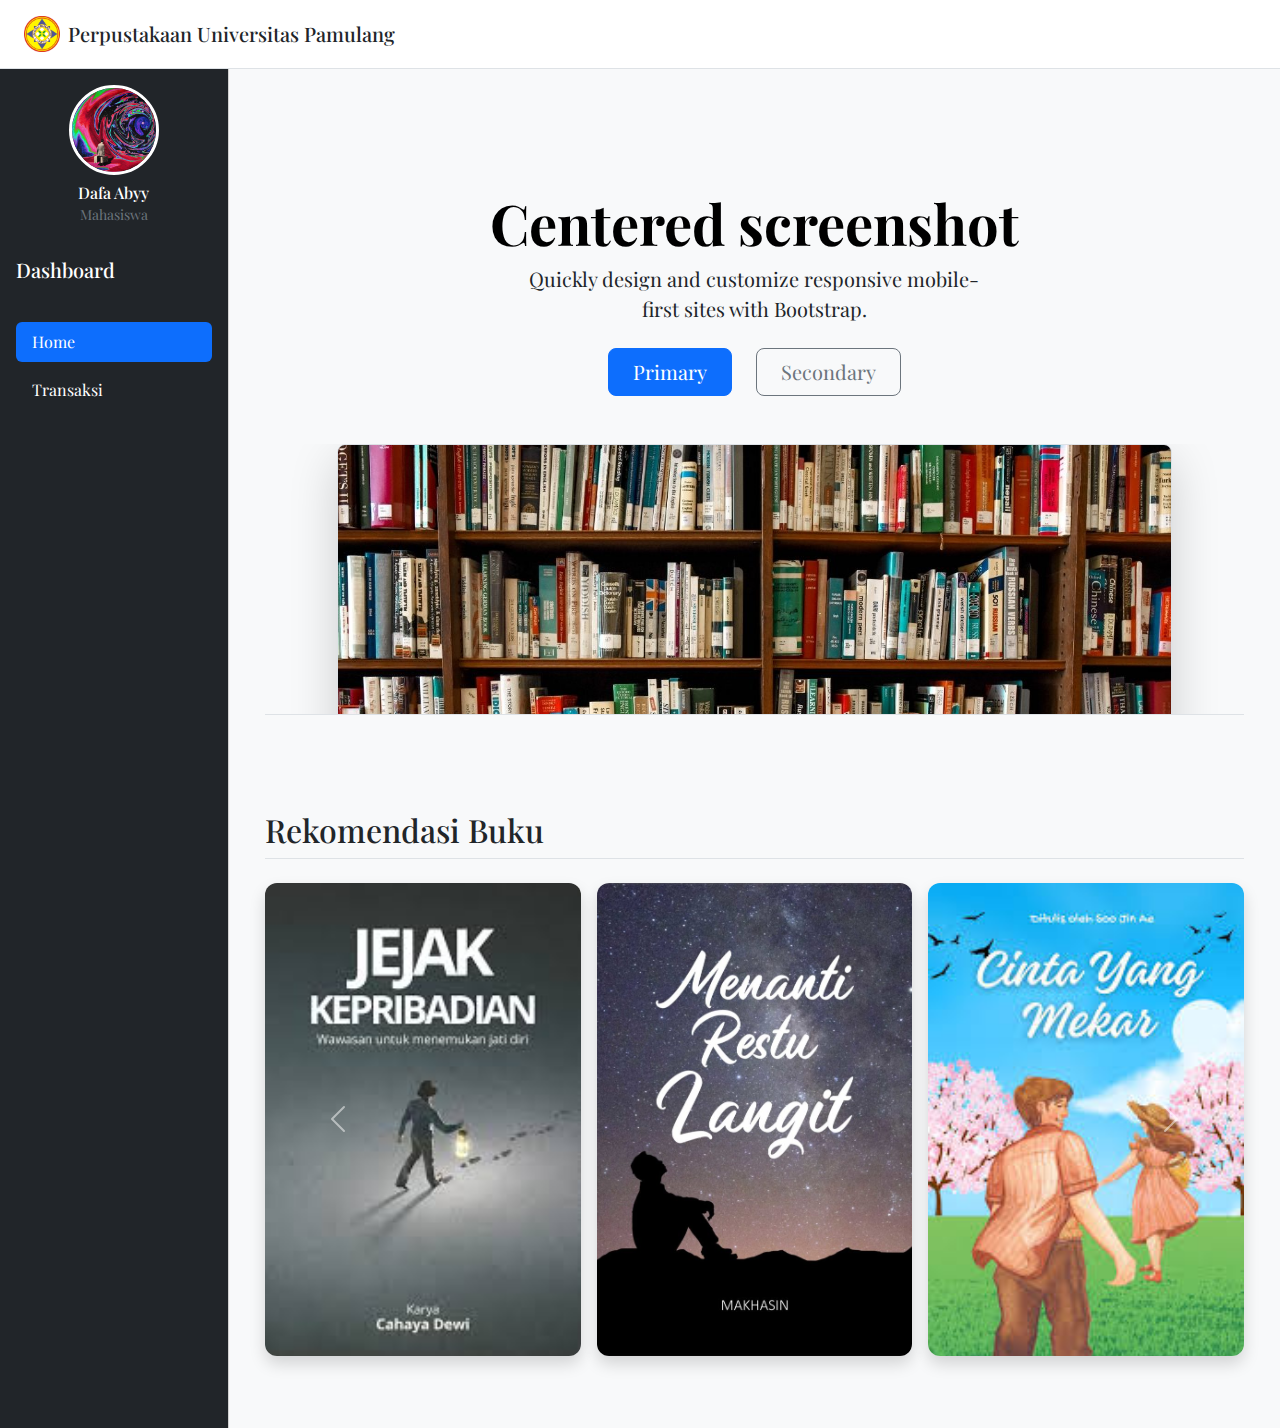
<file: beranda.html>
<!DOCTYPE html>
<html lang="en" data-bs-theme="light">
<head>
<meta charset="utf-8">
<meta name="viewport" content="width=device-width, initial-scale=1">
<title>Perpustakaan</title>

<link href="https://cdn.jsdelivr.net/npm/bootstrap@5.3.3/dist/css/bootstrap.min.css" rel="stylesheet">
<link href="https://fonts.googleapis.com/css?family=Playfair+Display:700,900&display=swap" rel="stylesheet">

<style>
body {
  font-family: "Playfair Display", serif;
}

.carousel-item {
  min-height: 100%;
}

.carousel-inner {
  overflow: visible;
}

/* Sidebar desktop */
@media (min-width: 992px) {
  .sidebar-offcanvas {
    position: static;
    transform: none !important;
    visibility: visible !important;
  }
}

/* GRID BUKU */
.book-row {
  display: grid;
  gap: 1rem;
}

@media (max-width: 991px) {
  .book-row {
    grid-template-columns: repeat(2, 1fr);
  }
}

@media (min-width: 992px) {
  .book-row {
    grid-template-columns: repeat(3, 1fr);
  }
}

/* CARD COVER */
.feature-card {
  width: 100%;
  aspect-ratio: 2 / 3;
  background-size: cover;
  background-position: center;
  border-radius: 12px;
  box-shadow: 0 .5rem 1rem rgba(0,0,0,.15);
}

/* Logo */
.logo-img {
  height: 36px;
}

/* Profile */
.profile-box {
  text-align: center;
}
.profile-img {
  width: 90px;
  height: 90px;
  border-radius: 50%;
  object-fit: cover;
  border: 3px solid #fff;
}
.profile-link {
  color: white;
  text-decoration: none;
}
.profile-link:hover {
  opacity: .85;
}
</style>
</head>

<body>

<header class="border-bottom py-3 px-4 d-flex align-items-center gap-2">
  <button class="btn btn-outline-secondary d-lg-none"
    data-bs-toggle="offcanvas"
    data-bs-target="#sidebar">☰</button>
  <img src="asset/img/logo unpam.png" class="logo-img">
  <h1 class="h5 mb-0">Perpustakaan Universitas Pamulang</h1>
</header>

<div class="d-flex min-vh-100">

<!-- SIDEBAR -->
<div class="offcanvas offcanvas-start sidebar-offcanvas text-bg-dark"
     id="sidebar" style="width:260px;">

<a href="profile.html" class="profile-link d-block my-3">
  <div class="profile-box">
    <img src="asset/img/profil.jpeg" class="profile-img mb-2">
    <h6 class="mb-0">Dafa Abyy</h6>
    <small class="text-secondary">Mahasiswa</small>
  </div>
</a>

<div class="offcanvas-header">
  <h5>Dashboard</h5>
  <button class="btn-close btn-close-white d-lg-none"
    data-bs-dismiss="offcanvas"></button>
</div>

<div class="offcanvas-body">
  <ul class="nav nav-pills flex-column gap-2">
    <li><a class="nav-link active" href="#">Home</a></li>
    <li><a class="nav-link text-white" href="transaksi.html">Transaksi</a></li>
  </ul>
</div>
</div>

<!-- CONTENT -->
<main class="flex-grow-1 p-4 bg-body-tertiary">
<div class="container">

<!-- 🔥 HERO ASLI (TIDAK DIUBAH) -->
<div class="px-4 pt-5 my-5 text-center border-bottom">
  <h1 class="display-4 fw-bold text-body-emphasis">Centered screenshot</h1>

  <div class="col-lg-6 mx-auto">
    <p class="lead mb-4">
      Quickly design and customize responsive mobile-first sites with Bootstrap.
    </p>

    <div class="d-grid gap-2 d-sm-flex justify-content-sm-center mb-5">
      <button class="btn btn-primary btn-lg px-4 me-sm-3">Primary</button>
      <button class="btn btn-outline-secondary btn-lg px-4">Secondary</button>
    </div>
  </div>

  <div class="overflow-hidden" style="max-height: 30vh;">
    <div class="container px-5">
      <img src="asset/img/pengertian-buku.jpg"
        class="img-fluid border rounded-3 shadow-lg mb-4"
        alt="Example image">
    </div>
  </div>
</div>

<!-- REKOMENDASI -->
<section class="py-5">
<h2 class="border-bottom pb-2 mb-4">Rekomendasi Buku</h2>

<div id="bookCarousel"
     class="carousel slide"
     data-bs-touch="true"
     data-bs-ride="carousel"
     data-bs-interval="3500">

<div class="carousel-inner">

<div class="carousel-item active">
  <div class="book-row">
    <div class="feature-card" style="background-image:url('asset/img/cover1.jpeg')"></div>
    <div class="feature-card" style="background-image:url('asset/img/cover2.jpg')"></div>
    <div class="feature-card" style="background-image:url('asset/img/cover3.jpeg')"></div>
  </div>
</div>

<div class="carousel-item">
  <div class="book-row">
    <div class="feature-card" style="background-image:url('asset/img/cover4.jpeg')"></div>
    <div class="feature-card" style="background-image:url('asset/img/cover5.jpeg')"></div>
    <div class="feature-card" style="background-image:url('asset/img/cover6.jpeg')"></div>
  </div>
</div>

</div>

<!-- Tombol hanya desktop -->
<button class="carousel-control-prev d-none d-lg-flex"
  data-bs-target="#bookCarousel" data-bs-slide="prev">
  <span class="carousel-control-prev-icon"></span>
</button>

<button class="carousel-control-next d-none d-lg-flex"
  data-bs-target="#bookCarousel" data-bs-slide="next">
  <span class="carousel-control-next-icon"></span>
</button>

</div>
</section>

</div>
</main>
</div>

<script src="https://cdn.jsdelivr.net/npm/bootstrap@5.3.3/dist/js/bootstrap.bundle.min.js"></script>

<script>
if (window.innerWidth < 992) {
  new bootstrap.Carousel('#bookCarousel', {
    interval: 3500,
    touch: true,
    ride: 'carousel'
  });
}
</script>

</body>
</html>
</file>
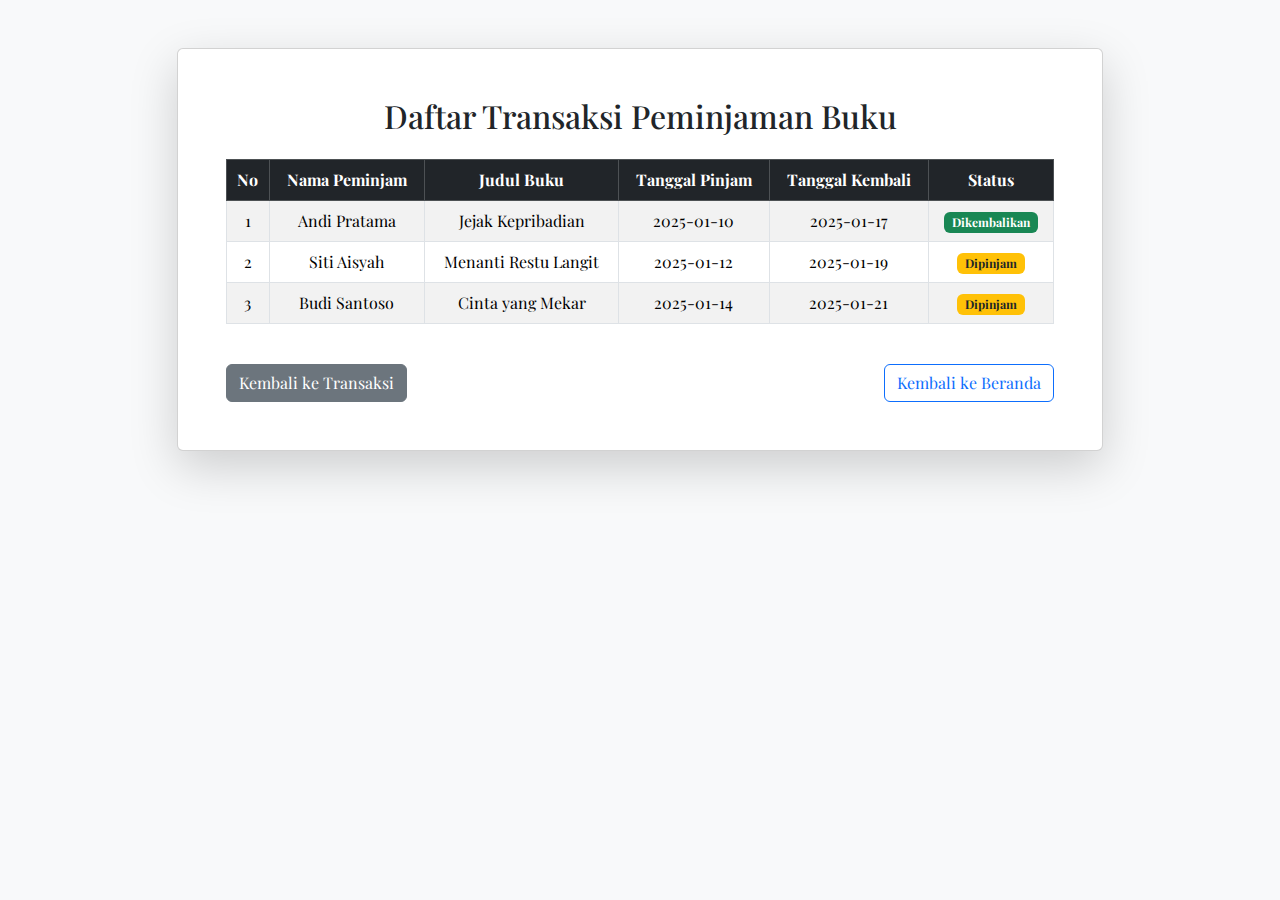
<file: daftar-transaksi.html>
<!DOCTYPE html>
<html lang="id" data-bs-theme="light">
<head>
<meta charset="UTF-8">
<meta name="viewport" content="width=device-width, initial-scale=1">
<title>Daftar Transaksi</title>

<link href="https://cdn.jsdelivr.net/npm/bootstrap@5.3.3/dist/css/bootstrap.min.css" rel="stylesheet">
<link href="https://fonts.googleapis.com/css?family=Playfair+Display:700,900&display=swap" rel="stylesheet">

<style>
body {
  font-family: "Playfair Display", serif;
}
</style>
</head>

<body class="bg-body-tertiary">

<div class="container py-5">

  <div class="row justify-content-center">
    <div class="col-lg-10">

      <div class="card shadow-lg">
        <div class="card-body p-5">

          <h2 class="text-center mb-4">Daftar Transaksi Peminjaman Buku</h2>

          <div class="table-responsive">
            <table class="table table-bordered table-striped align-middle text-center">
              <thead class="table-dark">
                <tr>
                  <th>No</th>
                  <th>Nama Peminjam</th>
                  <th>Judul Buku</th>
                  <th>Tanggal Pinjam</th>
                  <th>Tanggal Kembali</th>
                  <th>Status</th>
                </tr>
              </thead>

              <tbody>
                <tr>
                  <td>1</td>
                  <td>Andi Pratama</td>
                  <td>Jejak Kepribadian</td>
                  <td>2025-01-10</td>
                  <td>2025-01-17</td>
                  <td>
                    <span class="badge bg-success">Dikembalikan</span>
                  </td>
                </tr>

                <tr>
                  <td>2</td>
                  <td>Siti Aisyah</td>
                  <td>Menanti Restu Langit</td>
                  <td>2025-01-12</td>
                  <td>2025-01-19</td>
                  <td>
                    <span class="badge bg-warning text-dark">Dipinjam</span>
                  </td>
                </tr>

                <tr>
                  <td>3</td>
                  <td>Budi Santoso</td>
                  <td>Cinta yang Mekar</td>
                  <td>2025-01-14</td>
                  <td>2025-01-21</td>
                  <td>
                    <span class="badge bg-warning text-dark">Dipinjam</span>
                  </td>
                </tr>
              </tbody>
            </table>
          </div>

          <div class="d-flex justify-content-between mt-4">
            <a href="transaksi.html" class="btn btn-secondary">
              Kembali ke Transaksi
            </a>

            <a href="index.html" class="btn btn-outline-primary">
              Kembali ke Beranda
            </a>
          </div>

        </div>
      </div>

    </div>
  </div>

</div>

<script src="https://cdn.jsdelivr.net/npm/bootstrap@5.3.3/dist/js/bootstrap.bundle.min.js"></script>
</body>
</html>
</file>
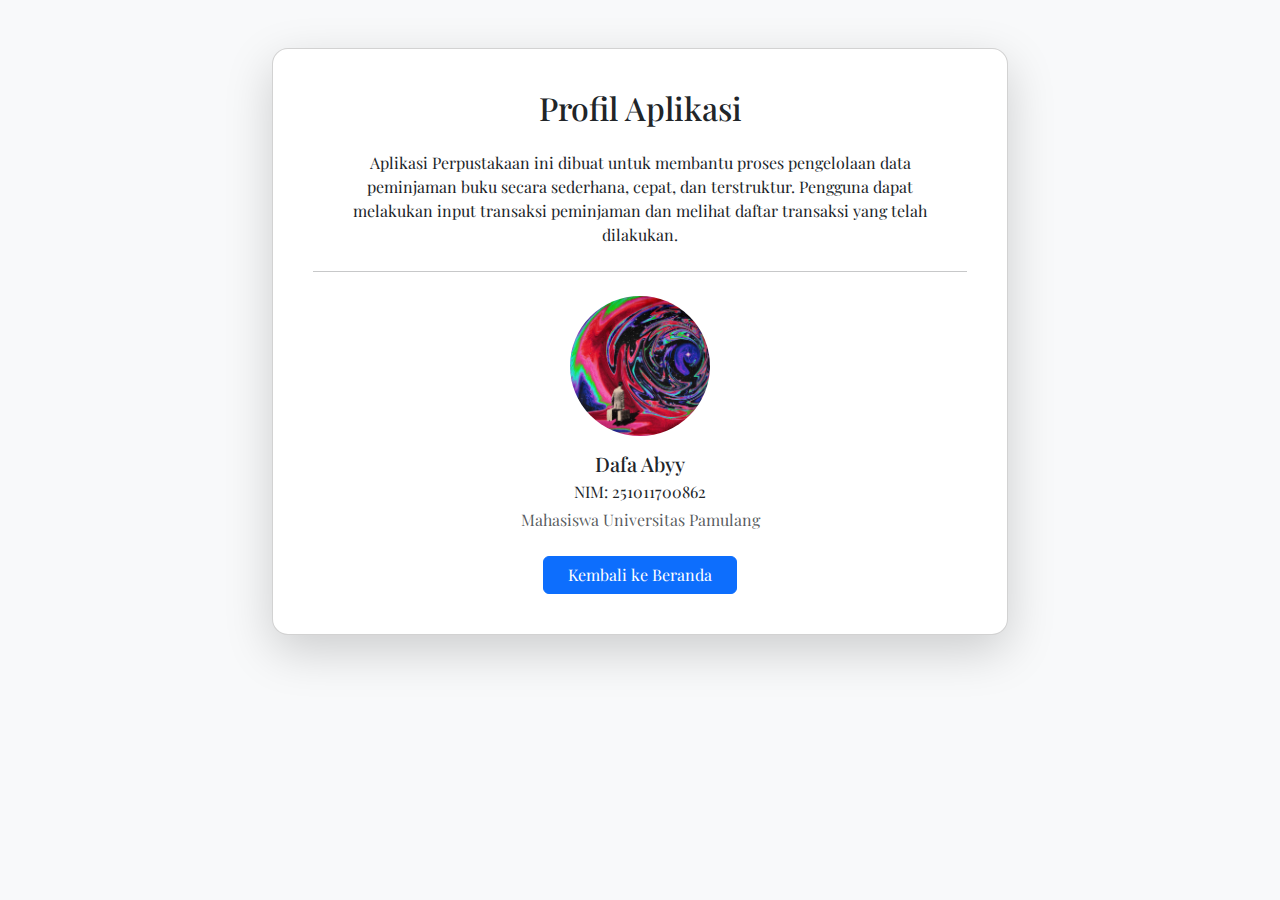
<file: profile.html>
<!DOCTYPE html>
<html lang="id" data-bs-theme="light">
<head>
<meta charset="UTF-8">
<meta name="viewport" content="width=device-width, initial-scale=1">
<title>Profil Aplikasi</title>

<link href="https://cdn.jsdelivr.net/npm/bootstrap@5.3.3/dist/css/bootstrap.min.css" rel="stylesheet">
<link href="https://fonts.googleapis.com/css?family=Playfair+Display:700,900&display=swap" rel="stylesheet">
<link rel="stylesheet" href="asset/profil.css">

</head>

<body class="bg-body-tertiary">

<div class="container py-4 py-md-5">
  <div class="row justify-content-center">
    <div class="col-12 col-md-10 col-lg-8">

      <div class="card shadow-lg rounded-4">
        <div class="card-body text-center">

          <h2 class="mb-4">Profil Aplikasi</h2>

          <p class="px-md-4">
            Aplikasi Perpustakaan ini dibuat untuk membantu proses pengelolaan
            data peminjaman buku secara sederhana, cepat, dan terstruktur.
            Pengguna dapat melakukan input transaksi peminjaman dan melihat
            daftar transaksi yang telah dilakukan.
          </p>

          <hr class="my-4">

          <img src="asset/img/profil.jpeg" alt="Foto Profil" class="profile-img mb-3">

          <h5 class="mb-1">Dafa Abyy</h5>
          <p class="mb-1">NIM: 251011700862</p>
          <p class="text-muted">Mahasiswa Universitas Pamulang</p>

          <div class="d-grid d-md-block mt-4">
            <a href="beranda.html" class="btn btn-primary px-4">
              Kembali ke Beranda
            </a>
          </div>

        </div>
      </div>

    </div>
  </div>
</div>

<script src="https://cdn.jsdelivr.net/npm/bootstrap@5.3.3/dist/js/bootstrap.bundle.min.js"></script>
</body>
</html>
</file>
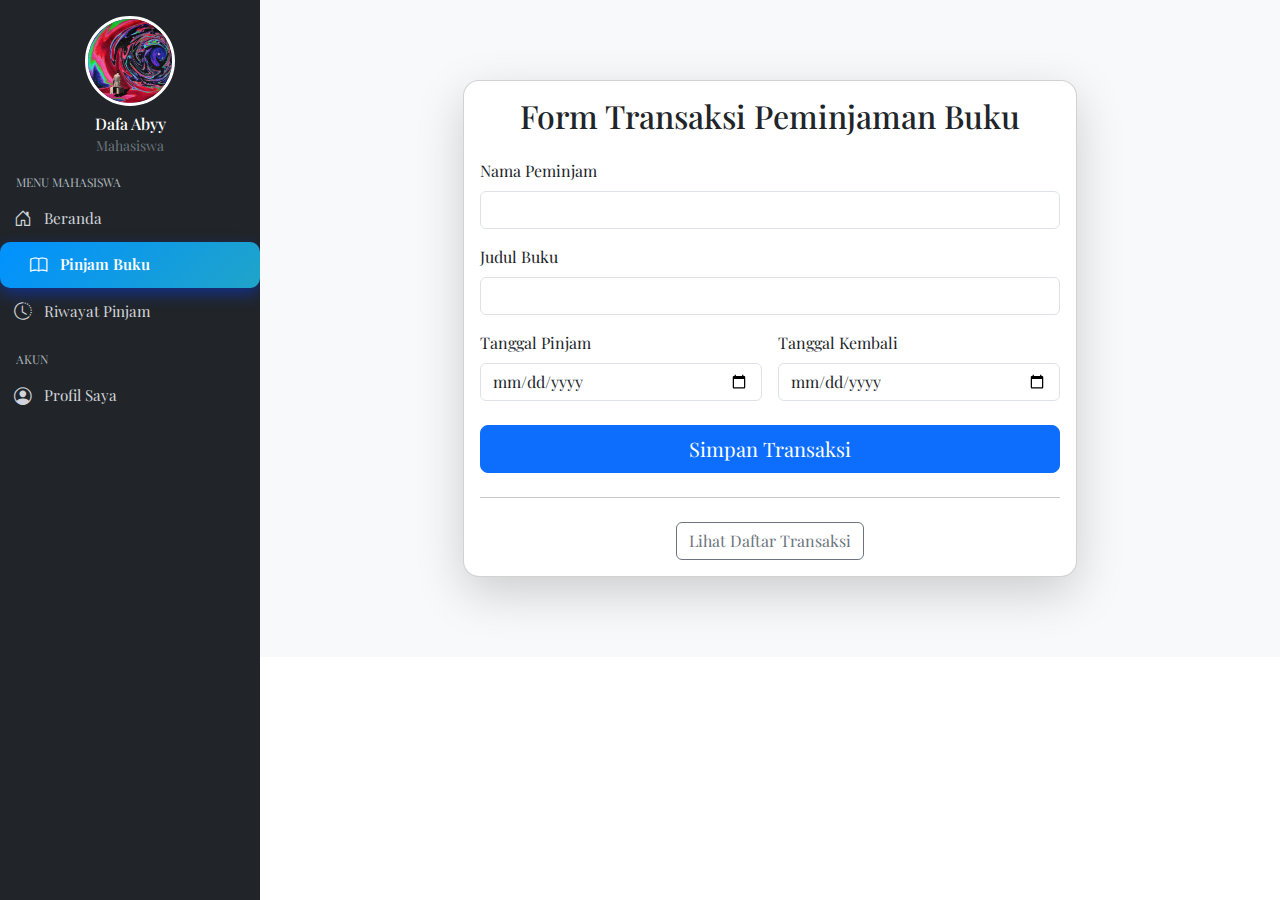
<file: transaksi.html>
<!DOCTYPE html>
<html lang="id" data-bs-theme="light">
<head>
<meta charset="UTF-8">
<meta name="viewport" content="width=device-width, initial-scale=1">
<title>Transaksi Peminjaman</title>

<!-- Bootstrap -->
<link href="https://cdn.jsdelivr.net/npm/bootstrap@5.3.3/dist/css/bootstrap.min.css" rel="stylesheet">
<!-- Bootstrap Icons -->
<link href="https://cdn.jsdelivr.net/npm/bootstrap-icons@1.10.5/font/bootstrap-icons.css" rel="stylesheet">
<!-- Font -->
<link href="https://fonts.googleapis.com/css?family=Playfair+Display:700,900&display=swap" rel="stylesheet">

<style>
body {
  font-family: "Playfair Display", serif;
  margin: 0;
}

/* Sidebar desktop */
.sidebar-desktop {
  position: fixed;
  top: 0;
  left: 0;
  width: 260px;
  height: 100vh;
  background-color: #212529;
  color: #fff;
  overflow-y: auto;
  padding-top: 1rem;
  z-index: 1000;
}

/* Profile */
.profile-box {
  text-align: center;
  padding: 0 1rem;
}

.profile-img {
  width: 90px;
  height: 90px;
  border-radius: 50%;
  object-fit: cover;
  border: 3px solid #fff;
  margin-bottom: 0.5rem;
}

.profile-link {
  color: white;
  text-decoration: none;
}

.profile-link:hover {
  opacity: 0.85;
}

/* Sidebar menu */
.sidebar-menu {
  list-style: none;
  padding: 0;
  margin: 1rem 0 0 0;
}

.sidebar-menu .nav-section {
  font-size: 0.75rem;
  text-transform: uppercase;
  color: #adb5bd;
  margin: 1rem 0 0.25rem 1rem;
}

.sidebar-menu .nav-link {
  display: flex;
  align-items: center;
  gap: 12px;
  color: #d1d5db;
  border-radius: 10px;
  padding: 10px 14px;
  font-size: 0.95rem;
  transition: all 0.25s ease;
  text-decoration: none;
}

.sidebar-menu .nav-link i {
  font-size: 1.1rem;
}

.sidebar-menu .nav-link:hover {
  background-color: rgba(33, 118, 192, 0.2);
  color: #ffffff;
  transform: translateX(4px);
}

.sidebar-menu .nav-link.active {
  background: linear-gradient(135deg, #0091ff, #20a4c9);
  color: #ffffff;
  font-weight: 600;
  box-shadow: 0 6px 16px rgba(1, 64, 255, 0.45);
}

.sidebar-menu .nav-link.active::before {
  content: "";
  width: 4px;
  height: 60%;
  background-color: #ffffff;
  border-radius: 4px;
}

/* MAIN CONTENT */
main {
  margin-left: 0;
  padding: 1rem;
}

@media (min-width: 992px) {
  main {
    margin-left: 260px; /* sesuai lebar sidebar */
    padding: 2rem;
  }
}
</style>
</head>
<body>

<!-- HEADER MOBILE -->
<header class="d-lg-none border-bottom py-3 px-4 d-flex align-items-center gap-2">
  <button class="btn btn-outline-secondary" data-bs-toggle="offcanvas" data-bs-target="#sidebarMobile">
    ☰
  </button>
  <h1 class="h5 mb-0">Perpustakaan Universitas Pamulang</h1>
</header>

<div class="d-flex">

  <!-- SIDEBAR DESKTOP -->
  <div class="d-none d-lg-block sidebar-desktop">
    <a href="profile.html" class="profile-link">
      <div class="profile-box">
        <img src="asset/img/profil.jpeg" class="profile-img" />
        <h6 class="mb-0">Dafa Abyy</h6>
        <small class="text-secondary">Mahasiswa</small>
      </div>
    </a>
    <ul class="sidebar-menu">
      <li class="nav-section">MENU MAHASISWA</li>
      <li><a href="beranda.html" class="nav-link"><i class="bi bi-house-door"></i> Beranda</a></li>
      <li><a href="transaksi.html" class="nav-link active"><i class="bi bi-book"></i> Pinjam Buku</a></li>
      <li><a href="daftar-transaksi.html" class="nav-link"><i class="bi bi-clock-history"></i> Riwayat Pinjam</a></li>
      <li class="nav-section">AKUN</li>
      <li><a href="profile.html" class="nav-link"><i class="bi bi-person-circle"></i> Profil Saya</a></li>
    </ul>
  </div>

  <!-- SIDEBAR MOBILE -->
  <div class="offcanvas offcanvas-start d-lg-none text-bg-dark" id="sidebarMobile" style="width:260px;">
    <div class="offcanvas-header">
      <h5>Dashboard</h5>
      <button class="btn-close btn-close-white" data-bs-dismiss="offcanvas"></button>
    </div>
    <div class="offcanvas-body p-0">
      <a href="profile.html" class="profile-link">
        <div class="profile-box">
          <img src="asset/img/profil.jpeg" class="profile-img" />
          <h6 class="mb-0">Dafa Abyy</h6>
          <small class="text-secondary">Mahasiswa</small>
        </div>
      </a>
      <ul class="sidebar-menu">
        <li class="nav-section">MENU MAHASISWA</li>
        <li><a href="beranda.html" class="nav-link"><i class="bi bi-house-door"></i> Beranda</a></li>
        <li><a href="transaksi.html" class="nav-link active"><i class="bi bi-book"></i> Pinjam Buku</a></li>
        <li><a href="daftar-transaksi.html" class="nav-link"><i class="bi bi-clock-history"></i> Riwayat Pinjam</a></li>
        <li class="nav-section">AKUN</li>
        <li><a href="profile.html" class="nav-link"><i class="bi bi-person-circle"></i> Profil Saya</a></li>
      </ul>
    </div>
  </div>

  <!-- MAIN CONTENT -->
  <main class="flex-grow-1 bg-body-tertiary">
    <div class="container py-4 py-md-5">
      <div class="row justify-content-center">
        <div class="col-12 col-lg-8">
          <div class="card shadow-lg rounded-4">
            <div class="card-body">
              <h2 class="mb-4 text-center">Form Transaksi Peminjaman Buku</h2>
              <form id="formTransaksi">
                <div class="mb-3">
                  <label class="form-label">Nama Peminjam</label>
                  <input type="text" id="nama" class="form-control" required>
                </div>
                <div class="mb-3">
                  <label class="form-label">Judul Buku</label>
                  <input type="text" id="buku" class="form-control" required>
                </div>
                <div class="row g-3">
                  <div class="col-md-6">
                    <label class="form-label">Tanggal Pinjam</label>
                    <input type="date" id="tglPinjam" class="form-control" required>
                  </div>
                  <div class="col-md-6">
                    <label class="form-label">Tanggal Kembali</label>
                    <input type="date" id="tglKembali" class="form-control" required>
                  </div>
                </div>
                <div class="d-grid mt-4">
                  <button type="submit" class="btn btn-primary btn-lg">Simpan Transaksi</button>
                </div>
              </form>
              <hr class="my-4">
              <div class="text-center">
                <a href="daftar-transaksi.html" class="btn btn-outline-secondary">Lihat Daftar Transaksi</a>
              </div>
            </div>
          </div>
        </div>
      </div>
    </div>
  </main>

</div>

<script src="https://cdn.jsdelivr.net/npm/bootstrap@5.3.3/dist/js/bootstrap.bundle.min.js"></script>
<script src="asset/transaksi.js"></script>
</body>
</html>
</file>
<file: asset/profil.css>
body {
  font-family: "Playfair Display", serif;
}

/* Judul responsif */
h2 {
  font-size: clamp(1.4rem, 2.5vw, 2rem);
}

/* Foto profil adaptif */
.profile-img {
  width: 140px;
  height: 140px;
  border-radius: 50%;
  object-fit: cover;
}

/* Card padding adaptif */
.card-body {
  padding: 2.5rem;
}

/* Mobile optimization */
@media (max-width: 576px) {
  .profile-img {
    width: 110px;
    height: 110px;
  }

  .card-body {
    padding: 1.5rem;
  }

  p {
    font-size: 0.95rem;
  }
}
</file>
